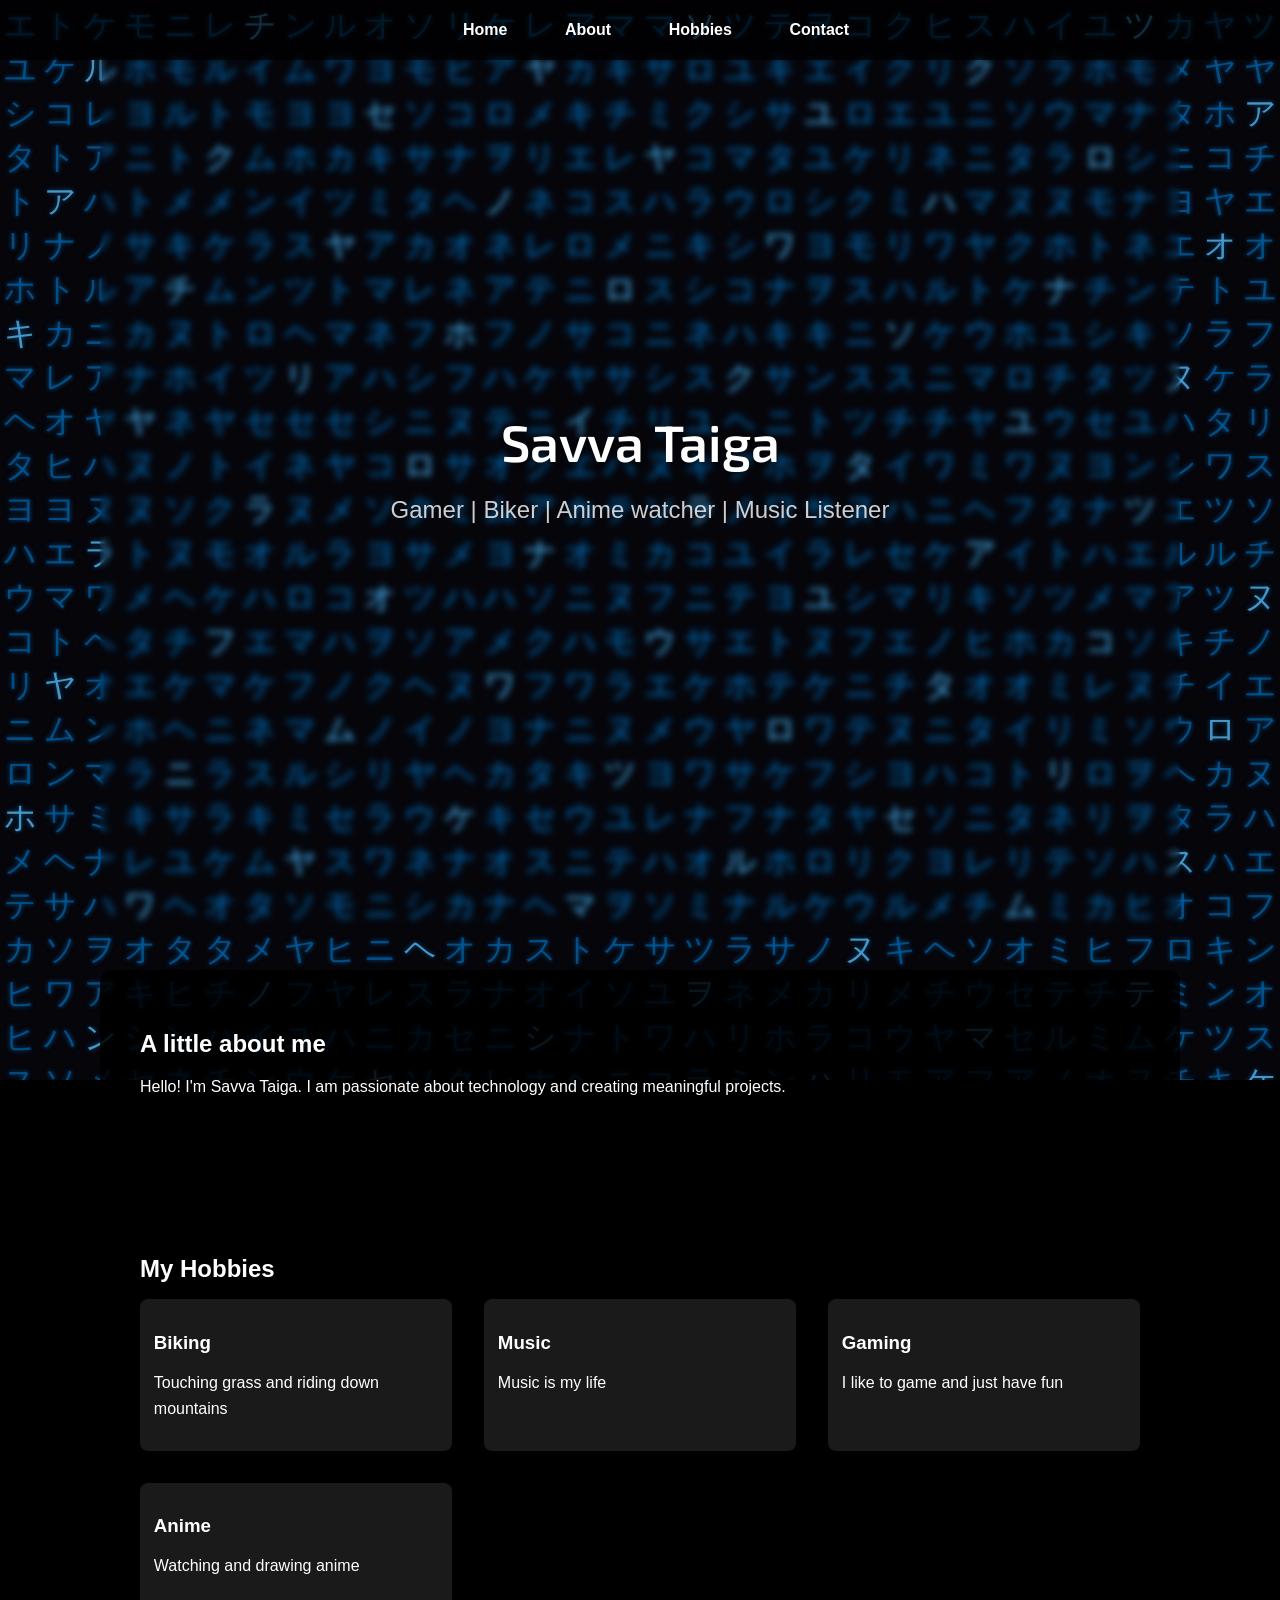
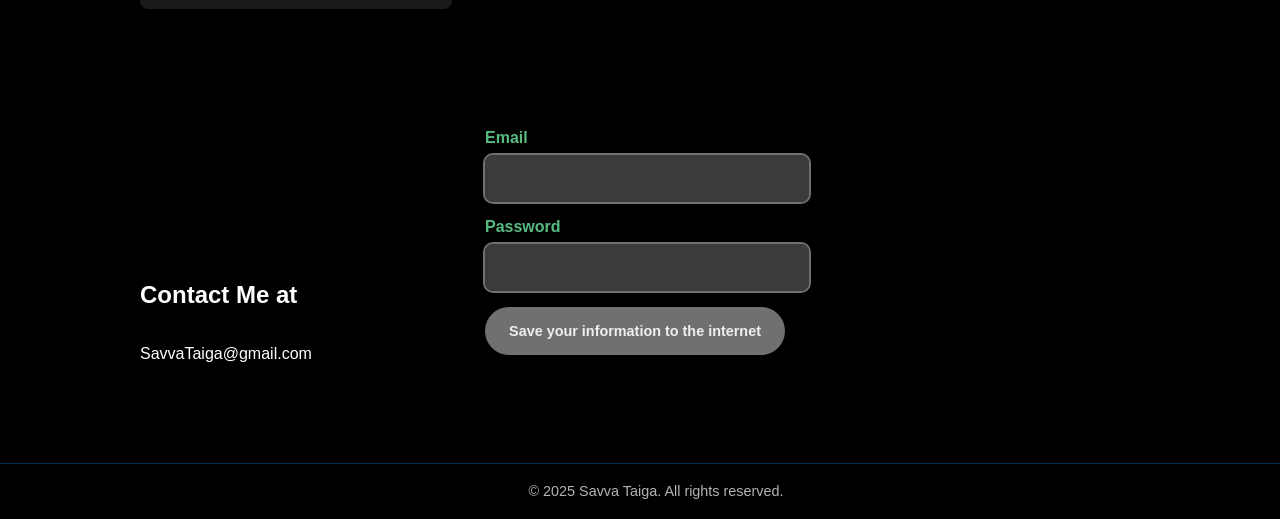
<file: index.html>
<!DOCTYPE html>
<html lang="en">
<head>
    <meta charset="UTF-8">
    <meta name="viewport" content="width=device-width, initial-scale=1.0">
    <title>Personal Webpage</title>
    <link href="https://fonts.googleapis.com/css2?family=Exo+2:wght@600&display=swap" rel="stylesheet">
    <link rel="stylesheet" href="styles.css">
</head>
<body>

   <div class="container">
        <script>
            const container = document.querySelector('.container');
            const matrixChars = "アイウエオカキクケコサシスセソタチツテトナニヌネノハヒフヘホマミムメモヤユヨラリルレロワヲン";
            for(let i = 0; i < 2000; i++) {
                const span = document.createElement('span');
                span.textContent = matrixChars[Math.floor(Math.random() * matrixChars.length)];
                container.appendChild(span);
            }
        </script>
    </div>
    <div class="content">
        <nav>
            <ul>
                <li><a href="#home">Home</a></li>
                <li><a href="#about">About</a></li>
                <li><a href="#hobbies">Hobbies</a></li>
                <li><a href="#contact">Contact</a></li>
            </ul>
        </nav>

        <section id="home" class="hero">
            <h1>Savva Taiga</h1>
            <p class="subtitle">Gamer | Biker | Anime watcher | Music Listener</p>
        </section>

        <section id="about">
            <h2>A little about me</h2>
            <p>Hello! I'm Savva Taiga. I am passionate about technology and creating meaningful projects.</p>
        </section>

        <section id="hobbies">
            <h2>My Hobbies</h2>
            <div class="hobbies-grid">
                <div class="hobby-card">
                    <h3>Biking</h3>
                    <p>Touching grass and riding down mountains</p>
                </div>
                 <div class="hobby-card">
                    <h3>Music</h3>
                    <p>Music is my life</p>
                </div>
                <div class="hobby-card">
                    <h3>Gaming</h3>
                    <p>I like to game and just have fun</p>
                </div>
               
                
                <div class="hobby-card">
                    <h3>Anime</h3>
                    <p>Watching and drawing anime</p>
                </div>
            </div>
        </section>
        <section id="contact">
            <div class="formtable">
                <form class="form">
                    <span class="input-span">
                        <label for="email" class="label">Email</label>
                        <input type="email" name="email" id="email"
                    /></span>
                    <span class="input-span">
                        <label for="password" class="label">Password</label>
                        <input type="password" name="password" id="password"
                    /></span>
                    <input class="submit" type="submit" value="Save your information to the internet" />
                </form>
            </div>

            <h2>Contact Me at</h2>
            <div class="contact-content">
                <p>SavvaTaiga@gmail.com</p>
            </div>
        </section>
        <footer class="copyright">
            <p>&copy; 2025 Savva Taiga. All rights reserved.</p>
        </footer>
    </div>
    <script src="script.js"></script>
</body>
</html>
</file>
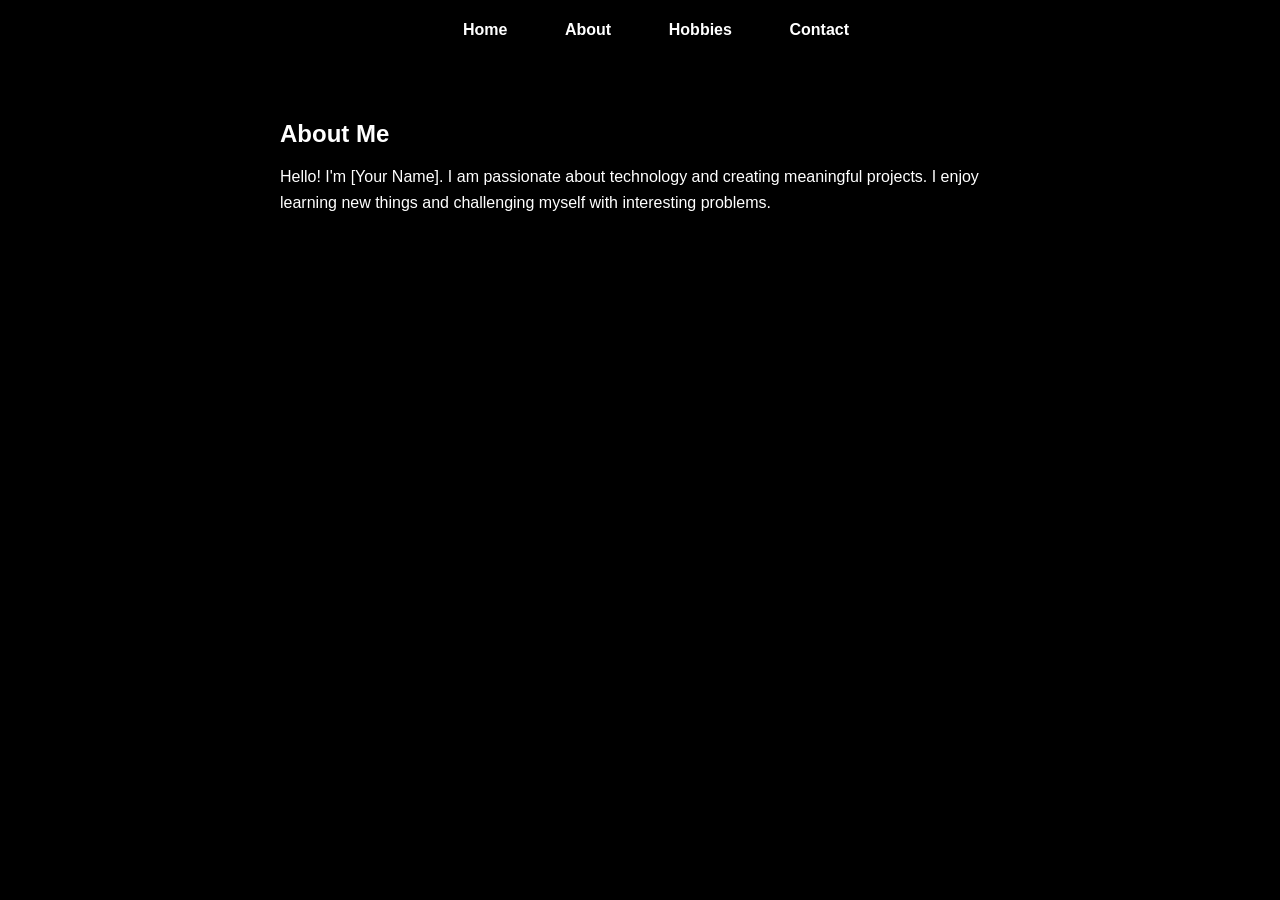
<file: about.html>
<!DOCTYPE html>
<html lang="en">
<head>
    <meta charset="UTF-8">
    <meta name="viewport" content="width=device-width, initial-scale=1.0">
    <title>About Me - My Personal Webpage</title>
    <link rel="stylesheet" href="styles.css">
</head>
<body>
    <div class="content">
        <nav>
            <ul>
                <li><a href="index.html">Home</a></li>
                <li><a href="about.html">About</a></li>
                <li><a href="hobbies.html">Hobbies</a></li>
                <li><a href="contact.html">Contact</a></li>
            </ul>
        </nav>

        <main>
            <section id="about">
                <h2>About Me</h2>
                <p>Hello! I'm [Your Name]. I am passionate about technology and creating meaningful projects. 
                I enjoy learning new things and challenging myself with interesting problems.</p>
            </section>
        </main>
    </div>
</body>
</html>
</file>
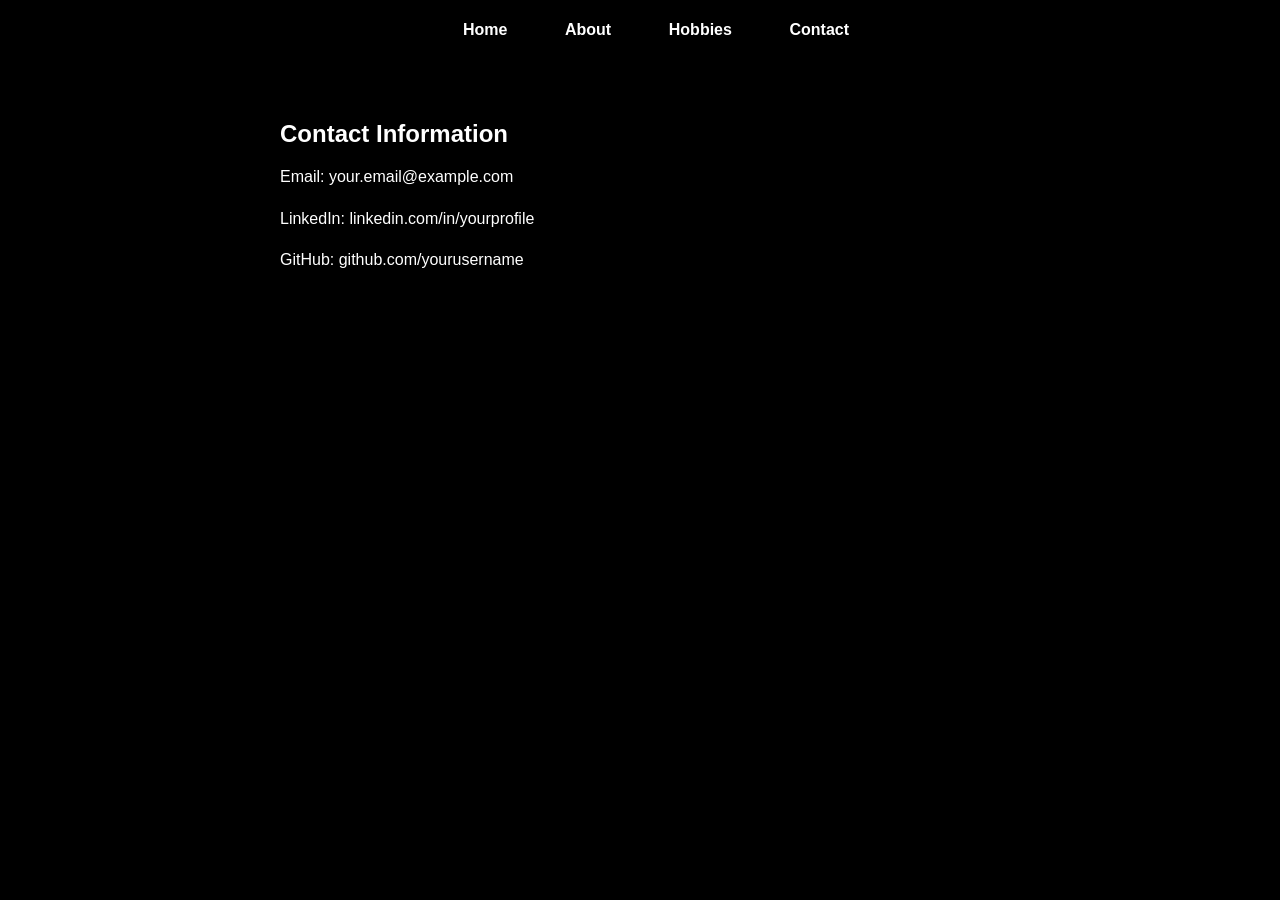
<file: contact.html>
<!DOCTYPE html>
<html lang="en">
<head>
    <meta charset="UTF-8">
    <meta name="viewport" content="width=device-width, initial-scale=1.0">
    <title>Contact - My Personal Webpage</title>
    <link rel="stylesheet" href="styles.css">
</head>
<body>
    <div class="content">
        <nav>
            <ul>
                <li><a href="index.html">Home</a></li>
                <li><a href="about.html">About</a></li>
                <li><a href="hobbies.html">Hobbies</a></li>
                <li><a href="contact.html">Contact</a></li>
            </ul>
        </nav>

        <main>
            <section id="contact">
                <h2>Contact Information</h2>
                <p>Email: your.email@example.com</p>
                <p>LinkedIn: linkedin.com/in/yourprofile</p>
                <p>GitHub: github.com/yourusername</p>
            </section>
        </main>
    </div>
</body>
</html>
</file>
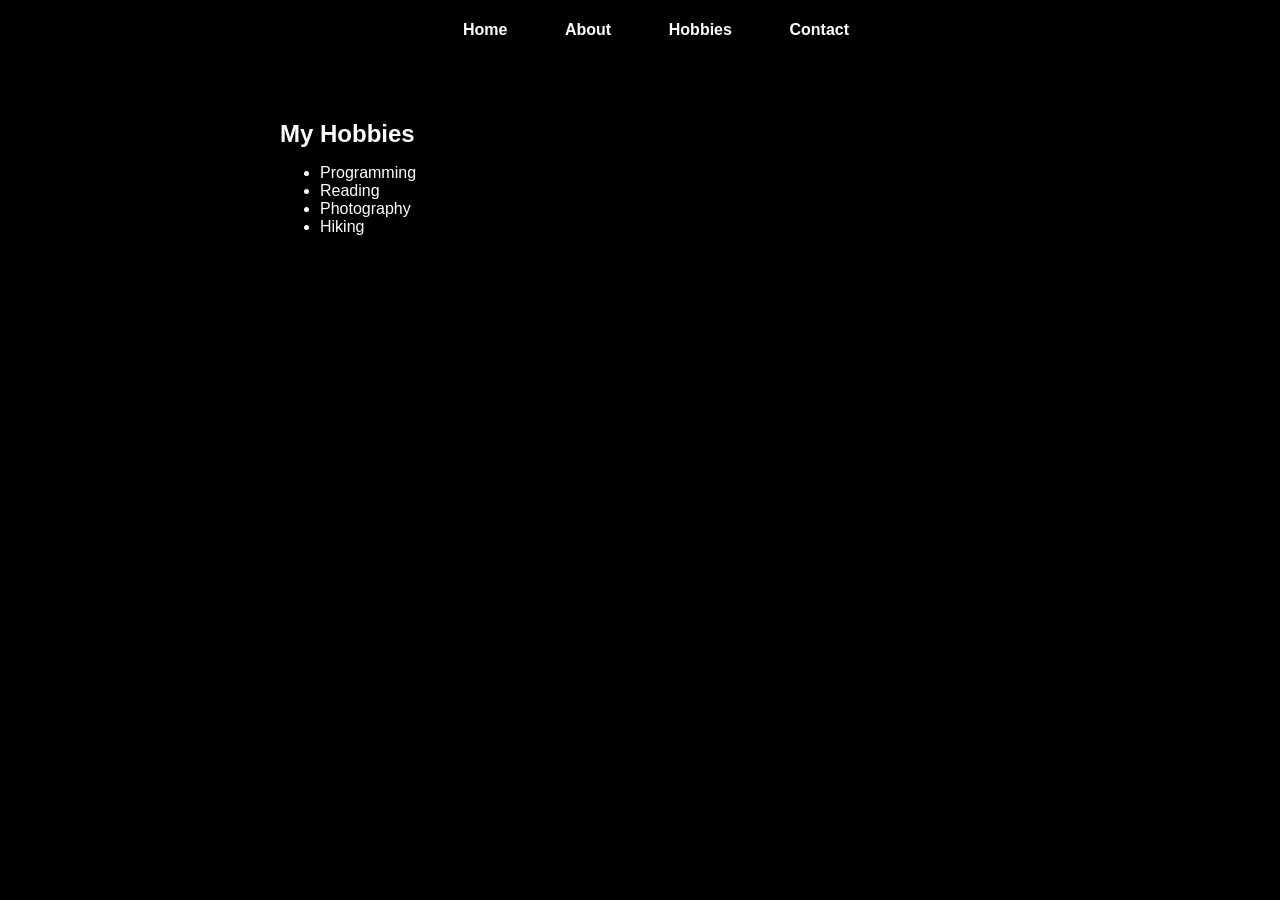
<file: hobbies.html>
<!DOCTYPE html>
<html lang="en">
<head>
    <meta charset="UTF-8">
    <meta name="viewport" content="width=device-width, initial-scale=1.0">
    <title>Hobbies - My Personal Webpage</title>
    <link rel="stylesheet" href="styles.css">
</head>
<body>
    <div class="content">
        <nav>
            <ul>
                <li><a href="index.html">Home</a></li>
                <li><a href="about.html">About</a></li>
                <li><a href="hobbies.html">Hobbies</a></li>
                <li><a href="contact.html">Contact</a></li>
            </ul>
        </nav>

        <main>
            <section id="hobbies">
                <h2>My Hobbies</h2>
                <ul>
                    <li>Programming</li>
                    <li>Reading</li>
                    <li>Photography</li>
                    <li>Hiking</li>
                </ul>
            </section>
        </main>
    </div>
</body>
</html>
</file>
<file: styles.css>
/* Import background styles */
.container {
    position: fixed;
    top: 0;
    left: 0;
    right: 0;
    bottom: 0;
    background-color: #05050a;
    width: 100%;
    height: 100%;
    overflow: hidden;
    display: grid;
    grid-template-columns: repeat(auto-fill, minmax(40px, 1fr));
    grid-auto-rows: 44px;
    min-width: 1920px;
    min-height: 1080px;
    font-size: 32px;
    color: rgba(0, 150, 255, 0.4);
    font-family: "Courier New", Courier, monospace;
    justify-content: center;
    align-content: center;
    z-index: 0;
}

.container > span {
    text-align: center;
    text-shadow: 0 0 5px rgba(0, 150, 255, 0.5);
    user-select: none;
    transition: color 0.5s, text-shadow 0.5s;
    line-height: 1;
}

.container > span:nth-child(19n + 2) { animation: smooth-pulse 3.5s ease-in-out infinite 0.2s; }
.container > span:nth-child(29n + 1) { animation: smooth-pulse 4.1s ease-in-out infinite 0.7s; }
.container > span:nth-child(11n) { 
    color: rgba(100, 200, 255, 0.7);
    animation: smooth-pulse 2.9s ease-in-out infinite 1.1s; 
}
.container > span:nth-child(37n + 10) { animation: smooth-pulse 5.3s ease-in-out infinite 1.5s; }
.container > span:nth-child(41n + 1) { animation: smooth-pulse 3.9s ease-in-out infinite 0.4s; }
.container > span:nth-child(17n + 9) { animation: smooth-pulse 2.8s ease-in-out infinite 0.9s; }
.container > span:nth-child(23n + 18) { animation: smooth-pulse 4.3s ease-in-out infinite 1.3s; }
.container > span:nth-child(31n + 4) { animation: smooth-pulse 5.6s ease-in-out infinite 0.1s; }
.container > span:nth-child(43n + 20) { animation: smooth-pulse 3.6s ease-in-out infinite 1.8s; }
.container > span:nth-child(13n + 6) { animation: smooth-pulse 3.2s ease-in-out infinite 1.2s; }
.container > span:nth-child(53n + 5) { animation: smooth-pulse 4.9s ease-in-out infinite 0.5s; }
.container > span:nth-child(47n + 15) { animation: smooth-pulse 5.9s ease-in-out infinite 1s; }

@keyframes smooth-pulse {
    0%, 100% {
        color: rgba(0, 150, 255, 0.4);
        text-shadow: 0 0 5px rgba(0, 150, 255, 0.5);
    }
    30% {
        color: rgba(100, 200, 255, 1);
        text-shadow: 0 0 10px rgba(100, 200, 255, 1), 0 0 15px rgba(100, 200, 255, 1);
    }
    50% {
        color: rgba(255, 105, 180, 1);
        text-shadow: 0 0 10px rgba(255, 105, 180, 1), 0 0 15px rgba(255, 105, 180, 1);
    }
    70% {
        color: #ffffff;
        text-shadow: 0 0 10px #fff, 0 0 15px #fff, 0 0 20px #fff;
    }
}

body {
    margin: 0;
    padding: 0;
    font-family: Arial, sans-serif;
    min-height: 100vh;
    background: #000;
    color: white;
}

.content {
    position: relative;
    z-index: 1;
}

nav {
    background-color: rgba(0, 0, 0, 0.7);
    padding: 1rem;
    position: fixed;
    width: 100%;
    top: 0;
    z-index: 2;
}

nav ul {
    list-style: none;
    padding: 0;
    margin: 0;
    display: flex;
    justify-content: center;
    gap: 2rem;
}

nav a {
    color: white;
    text-decoration: none;
    font-weight: bold;
    transition: all 0.3s ease;
    display: inline-block;
    padding: 0.3rem 0.8rem;
    border-radius: 4px;
}

nav a:hover {
    color: rgba(42, 234, 248, 0.9);
    text-shadow: 0 0 5px rgba(0, 150, 255, 0.3);
    background: rgba(0, 150, 255, 0.05);
    transform: scale(1.05);
}

header {
    padding: 120px 20px 40px;
    text-align: center;
}

h1 {
    color: white;
    text-shadow: 2px 2px 4px rgba(0, 0, 0, 0.5);
}

main {
    max-width: 800px;
    margin: 0 auto;
    padding: 20px;
}

section {
    background-color: rgba(0, 0, 0, 0.85);
    margin: 40px auto;
    padding: 40px;
    border-radius: 12px;
    max-width: 1000px;
}

.hero {
    height: 90vh;
    display: flex;
    flex-direction: column;
    justify-content: center;
    align-items: center;
    background-color: transparent;
    backdrop-filter: blur(3px);
}

/* Larger, responsive title for the hero section */
.hero h1 {
    font-size: clamp(2.5rem, 4vw, 5.5rem);
    margin: 0;
    line-height: 1;
    text-align: center;
    font-family: 'Exo 2', sans-serif;
    font-weight: 600;
}

.subtitle {
    font-size: 1.5rem;
    opacity: 0.8;
}

.about-content {
    display: grid;
    grid-template-columns: repeat(auto-fit, minmax(250px, 1fr));
    gap: 2rem;
}

.hobbies-grid {
    display: grid;
    grid-template-columns: repeat(auto-fit, minmax(250px, 1fr));
    gap: 2rem;
}

.hobby-card {
    background: rgba(255, 255, 255, 0.1);
    padding: .8rem;
    border-radius: 8px;
    backdrop-filter: blur(5px);
    transition: all 0.3s ease;
    border: 1px solid transparent;
}

.hobby-card:hover {
    transform: translateY(-5px);
    border-color: rgba(0, 150, 255, 0.5);
    box-shadow: 0 0 15px rgba(0, 150, 255, 0.3);
    background: rgba(255, 255, 255, 0.15);
}

.contact-content {
    display: grid;
    gap: 1rem;
}

h1, h2, h3 {
    margin-bottom: 1rem;
}

p {
    line-height: 1.6;
}

html {
    scroll-behavior: smooth;
}

.copyright {
    background-color: rgba(0, 0, 0, 0.85);
    padding: 1rem;
    text-align: center;
    position: default;
    bottom: 0;
    width: 100%;
    backdrop-filter: blur(5px);
    border-top: 1px solid rgba(0, 150, 255, 0.3);
}

.copyright p {
    margin: 0;
    font-size: 0.9rem;
    color: rgba(255, 255, 255, 0.7);
}
/* From Uiverse.io by bociKond */ 
.form {
  --bg-light: #efefef;
  --bg-dark: #707070;
  --clr: #58bc82;
  --clr-alpha: #9c9c9c60;
  display: flex;
  flex-direction: column;
  align-items: center;
  gap: 1rem;
  width: 100%;
  max-width: 300px;
}

.form .input-span {
  width: 100%;
  display: flex;
  flex-direction: column;
  gap: 0.5rem;
}

.form input[type="email"],
.form input[type="password"] {
  border-radius: 0.5rem;
  padding: 1rem 0.75rem;
  width: 100%;
  border: none;
  display: flex;
  align-items: center;
  gap: 0.5rem;
  background-color: var(--clr-alpha);
  outline: 2px solid var(--bg-dark);
}

.form input[type="email"]:focus,
.form input[type="password"]:focus {
  outline: 2px solid var(--clr);
}

.label {
  align-self: flex-start;
  color: var(--clr);
  font-weight: 600;
}

.form .submit {
  padding: 1rem 0.75rem;
  width: 100%;
  display: flex;
  align-items: center;
  gap: 0.5rem;
  border-radius: 3rem;
  background-color: var(--bg-dark);
  color: var(--bg-light);
  border: none;
  cursor: pointer;
  transition: all 300ms;
  font-weight: 600;
  font-size: 0.9rem;
}

.form .submit:hover {
  background-color: var(--clr);
  color: var(--bg-dark);
}

.span {
  text-decoration: none;
  color: var(--bg-dark);
}

.span a {
  color: var(--clr);
}

.formtable {
    width: 31%;
    height: 3.5cm;
    margin: 0 auto;
}
</file>
